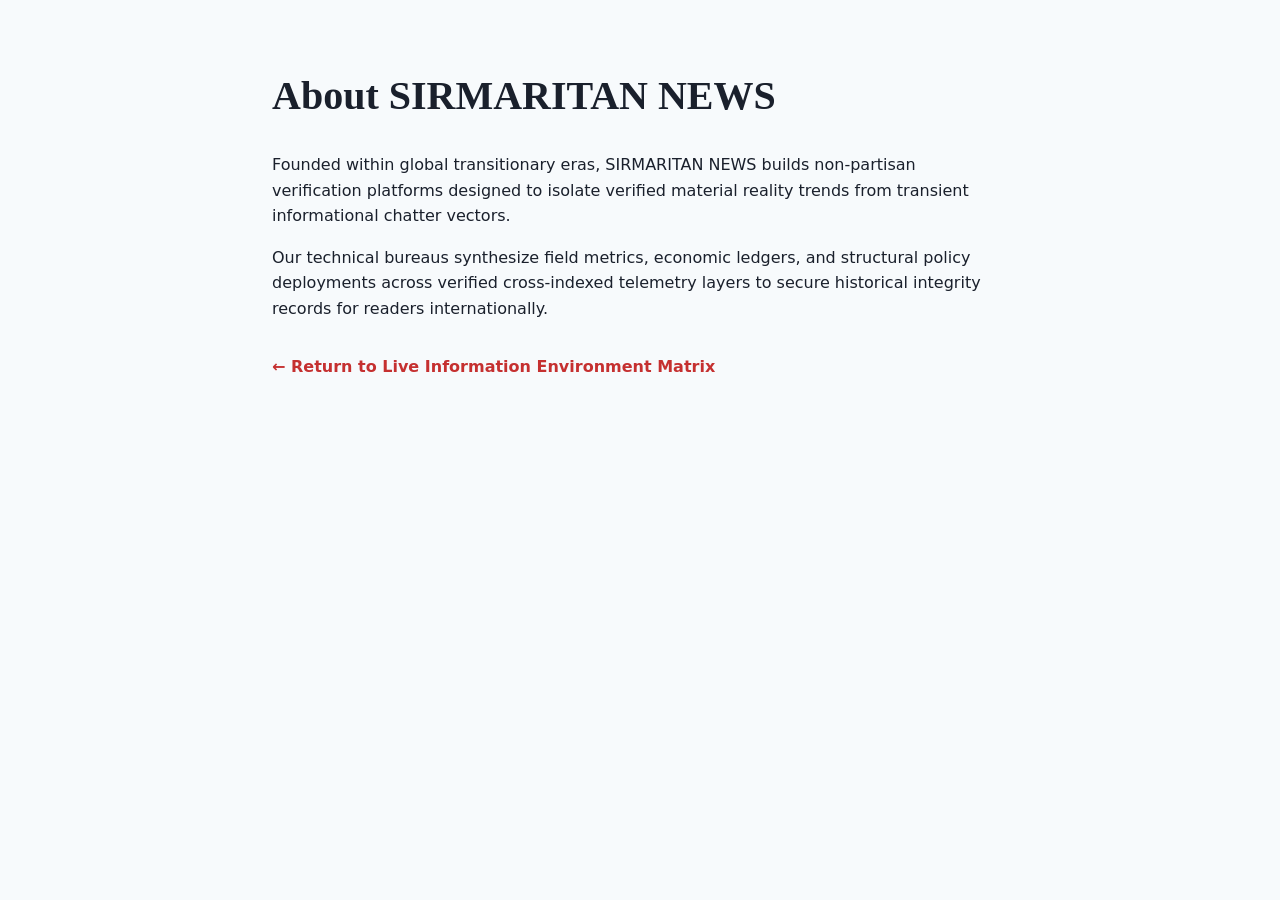
<file: about.html>
<!DOCTYPE html>
<html lang="en" data-theme="light">
<head>
    <meta charset="UTF-8">
    <meta name="viewport" content="width=device-width, initial-scale=1.0">
    <title>About Our Operations Framework | SIRMARITAN NEWS</title>
    <link rel="stylesheet" href="style.css">
</head>
<body>
    <main class="container" style="max-width:800px; padding:4rem 2rem;">
        <h1 style="font-family:var(--font-serif); font-size:2.5rem; margin-bottom:1.5rem;">About SIRMARITAN NEWS</h1>
        <p style="margin-bottom:1rem;">Founded within global transitionary eras, SIRMARITAN NEWS builds non-partisan verification platforms designed to isolate verified material reality trends from transient informational chatter vectors.</p>
        <p style="margin-bottom:1rem;">Our technical bureaus synthesize field metrics, economic ledgers, and structural policy deployments across verified cross-indexed telemetry layers to secure historical integrity records for readers internationally.</p>
        <div style="margin-top:2rem;"><a href="index.html" style="color:var(--accent); font-weight:700;">&larr; Return to Live Information Environment Matrix</a></div>
    </main>
</body>
</html>
</file>
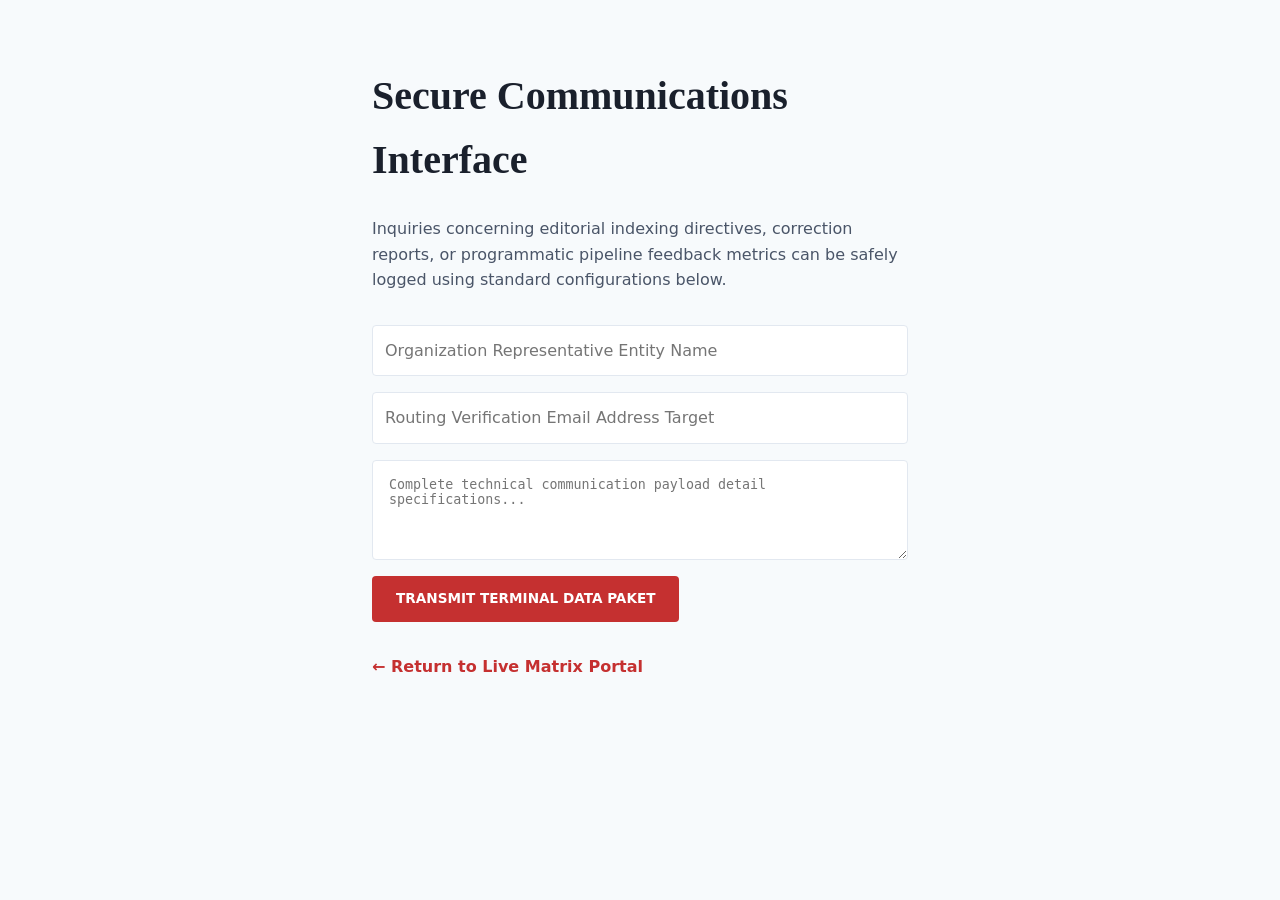
<file: contact.html>
<!DOCTYPE html>
<html lang="en" data-theme="light">
<head>
    <meta charset="UTF-8">
    <meta name="viewport" content="width=device-width, initial-scale=1.0">
    <title>Secure Interfacing Terminals | SIRMARITAN NEWS</title>
    <link rel="stylesheet" href="style.css">
</head>
<body>
    <main class="container" style="max-width:600px; padding:4rem 2rem;">
        <h1 style="font-family:var(--font-serif); font-size:2.5rem; margin-bottom:1.5rem;">Secure Communications Interface</h1>
        <p style="margin-bottom:2rem; color:var(--text-muted);">Inquiries concerning editorial indexing directives, correction reports, or programmatic pipeline feedback metrics can be safely logged using standard configurations below.</p>
        <form class="comment-form-group" onsubmit="event.preventDefault(); alert('Transmission sequence confirmed.');">
            <input type="text" class="comment-input" placeholder="Organization Representative Entity Name" required>
            <input type="email" class="comment-input" placeholder="Routing Verification Email Address Target" required>
            <textarea class="comment-textarea" placeholder="Complete technical communication payload detail specifications..." required></textarea>
            <button type="submit" class="btn-submit" style="background:var(--accent); color:#fff;">Transmit Terminal Data Paket</button>
        </form>
        <div style="margin-top:2rem;"><a href="index.html" style="color:var(--accent); font-weight:700;">&larr; Return to Live Matrix Portal</a></div>
    </main>
</body>
</html>
</file>
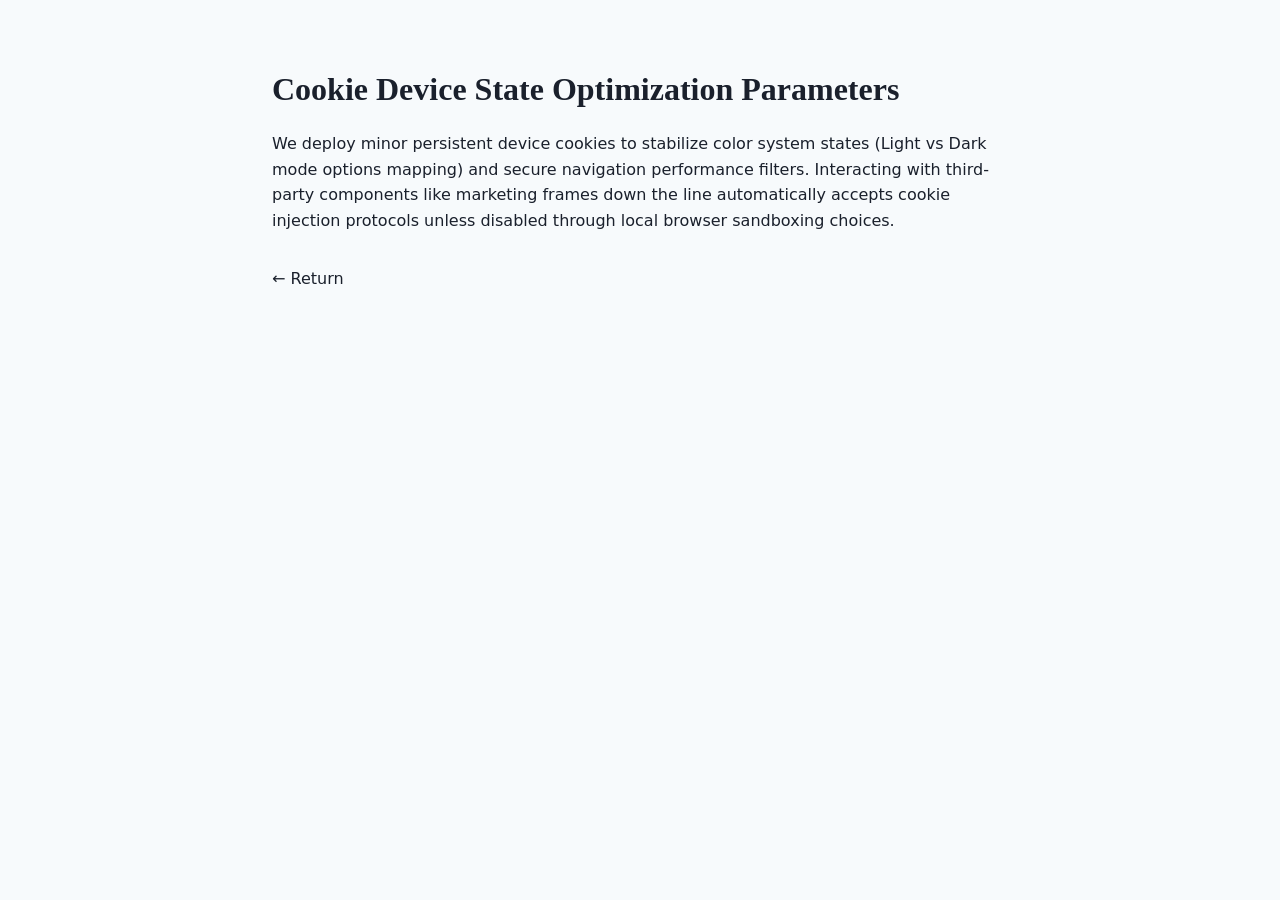
<file: cookie policy.html>
<!DOCTYPE html>
<html lang="en" data-theme="light">
<head>
    <meta charset="UTF-8"><title>Cookie Strategy Architecture Declaration | SIRMARITAN NEWS</title>
    <link rel="stylesheet" href="style.css">
</head>
<body>
    <main class="container" style="max-width:800px; padding:4rem 2rem;">
        <h1 style="font-family:var(--font-serif); margin-bottom:1rem;">Cookie Device State Optimization Parameters</h1>
        <p>We deploy minor persistent device cookies to stabilize color system states (Light vs Dark mode options mapping) and secure navigation performance filters. Interacting with third-party components like marketing frames down the line automatically accepts cookie injection protocols unless disabled through local browser sandboxing choices.</p>
        <div style="margin-top:2rem;"><a href="index.html">&larr; Return</a></div>
    </main>
</body>
</html>
</file>
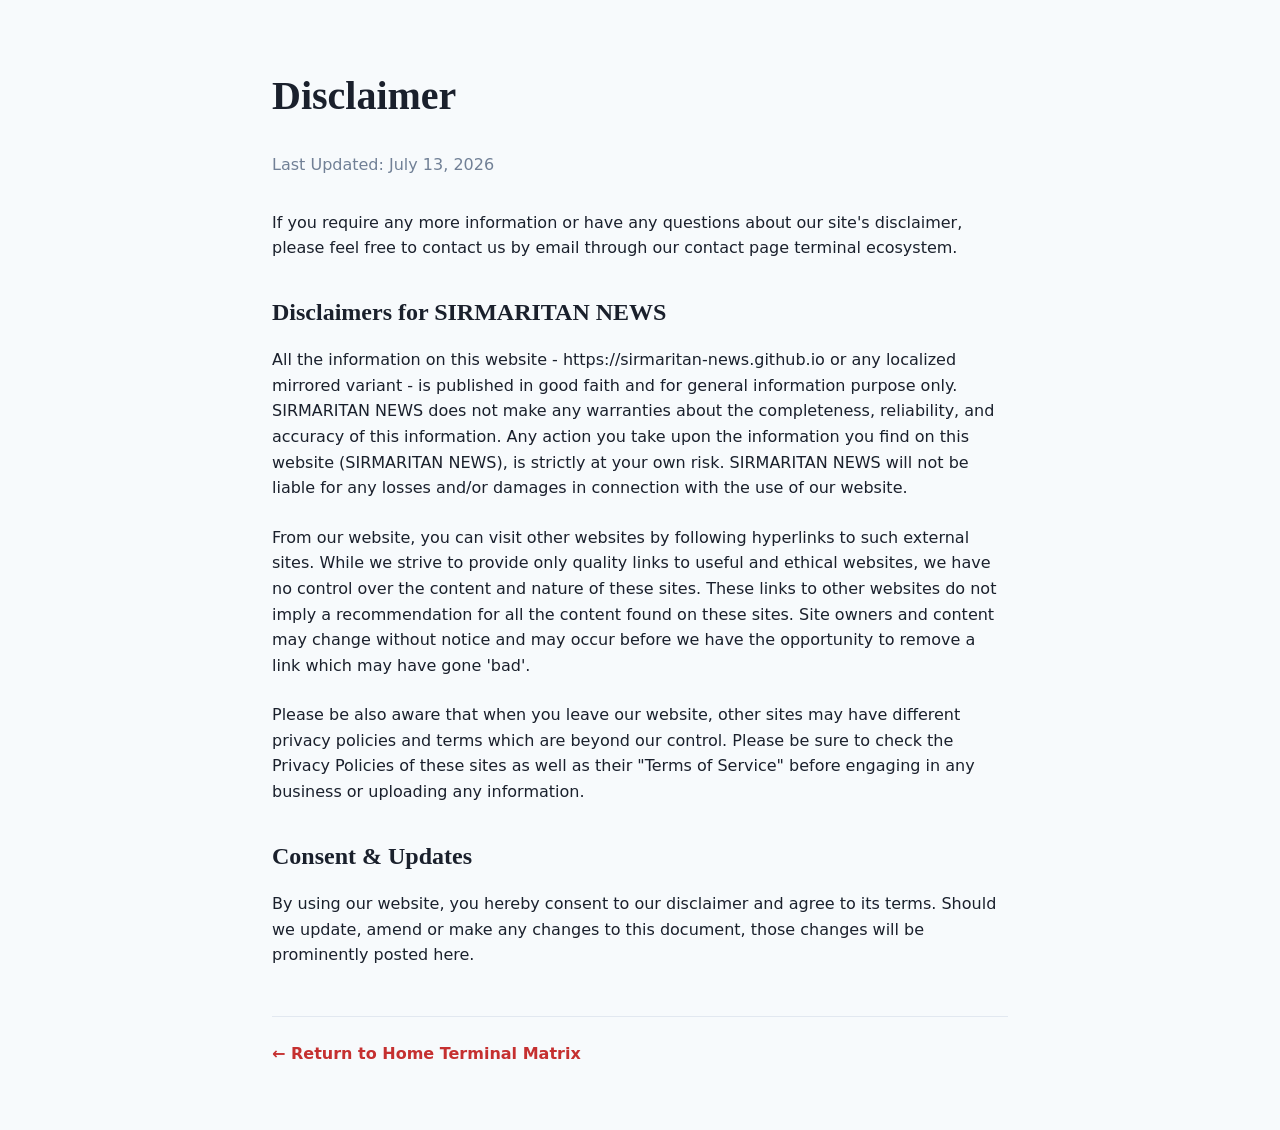
<file: disclaimer.html>
<!DOCTYPE html>
<html lang="en" data-theme="light">
<head>
    <meta charset="UTF-8">
    <meta name="viewport" content="width=device-width, initial-scale=1.0">
    <title>Disclaimer | SIRMARITAN NEWS</title>
    <link rel="stylesheet" href="style.css">
    <meta name="robots" content="index, follow">
</head>
<body>
    <main class="container" style="max-width: 800px; padding: 4rem 2rem;">
        <h1 style="font-family: var(--font-serif); font-size: 2.5rem; margin-bottom: 1.5rem;">Disclaimer</h1>
        <p style="color: var(--text-light); margin-bottom: 2rem;">Last Updated: July 13, 2026</p>
        
        <p style="margin-bottom: 1.5rem;">If you require any more information or have any questions about our site's disclaimer, please feel free to contact us by email through our contact page terminal ecosystem.</p>
        
        <h2 style="font-family: var(--font-serif); margin: 2rem 0 1rem;">Disclaimers for SIRMARITAN NEWS</h2>
        <p style="margin-bottom: 1.5rem;">All the information on this website - https://sirmaritan-news.github.io or any localized mirrored variant - is published in good faith and for general information purpose only. SIRMARITAN NEWS does not make any warranties about the completeness, reliability, and accuracy of this information. Any action you take upon the information you find on this website (SIRMARITAN NEWS), is strictly at your own risk. SIRMARITAN NEWS will not be liable for any losses and/or damages in connection with the use of our website.</p>
        
        <p style="margin-bottom: 1.5rem;">From our website, you can visit other websites by following hyperlinks to such external sites. While we strive to provide only quality links to useful and ethical websites, we have no control over the content and nature of these sites. These links to other websites do not imply a recommendation for all the content found on these sites. Site owners and content may change without notice and may occur before we have the opportunity to remove a link which may have gone 'bad'.</p>
        
        <p style="margin-bottom: 1.5rem;">Please be also aware that when you leave our website, other sites may have different privacy policies and terms which are beyond our control. Please be sure to check the Privacy Policies of these sites as well as their "Terms of Service" before engaging in any business or uploading any information.</p>
        
        <h2 style="font-family: var(--font-serif); margin: 2rem 0 1rem;">Consent & Updates</h2>
        <p style="margin-bottom: 1.5rem;">By using our website, you hereby consent to our disclaimer and agree to its terms. Should we update, amend or make any changes to this document, those changes will be prominently posted here.</p>

        <div style="margin-top: 3rem; border-top: 1px solid var(--border); padding-top: 1.5rem;">
            <a href="index.html" style="color: var(--accent); font-weight: 700;">&larr; Return to Home Terminal Matrix</a>
        </div>
    </main>
</body>
</html>
</file>
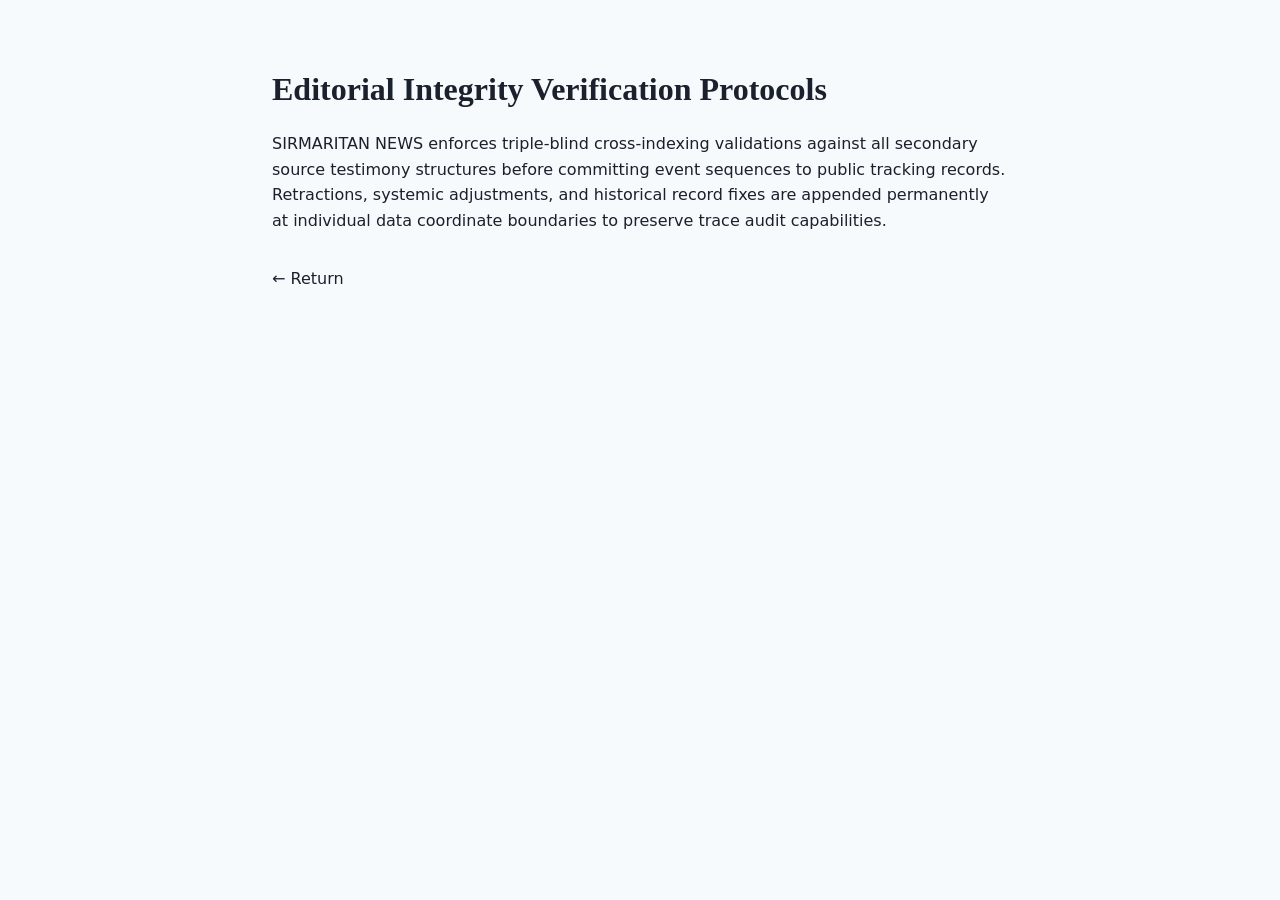
<file: editorial policy.html>
<!DOCTYPE html>
<html lang="en" data-theme="light">
<head>
    <meta charset="UTF-8"><title>Editorial Verification Matrix | SIRMARITAN NEWS</title>
    <link rel="stylesheet" href="style.css">
</head>
<body>
    <main class="container" style="max-width:800px; padding:4rem 2rem;">
        <h1 style="font-family:var(--font-serif); margin-bottom:1rem;">Editorial Integrity Verification Protocols</h1>
        <p>SIRMARITAN NEWS enforces triple-blind cross-indexing validations against all secondary source testimony structures before committing event sequences to public tracking records. Retractions, systemic adjustments, and historical record fixes are appended permanently at individual data coordinate boundaries to preserve trace audit capabilities.</p>
        <div style="margin-top:2rem;"><a href="index.html">&larr; Return</a></div>
    </main>
</body>
</html>
</file>
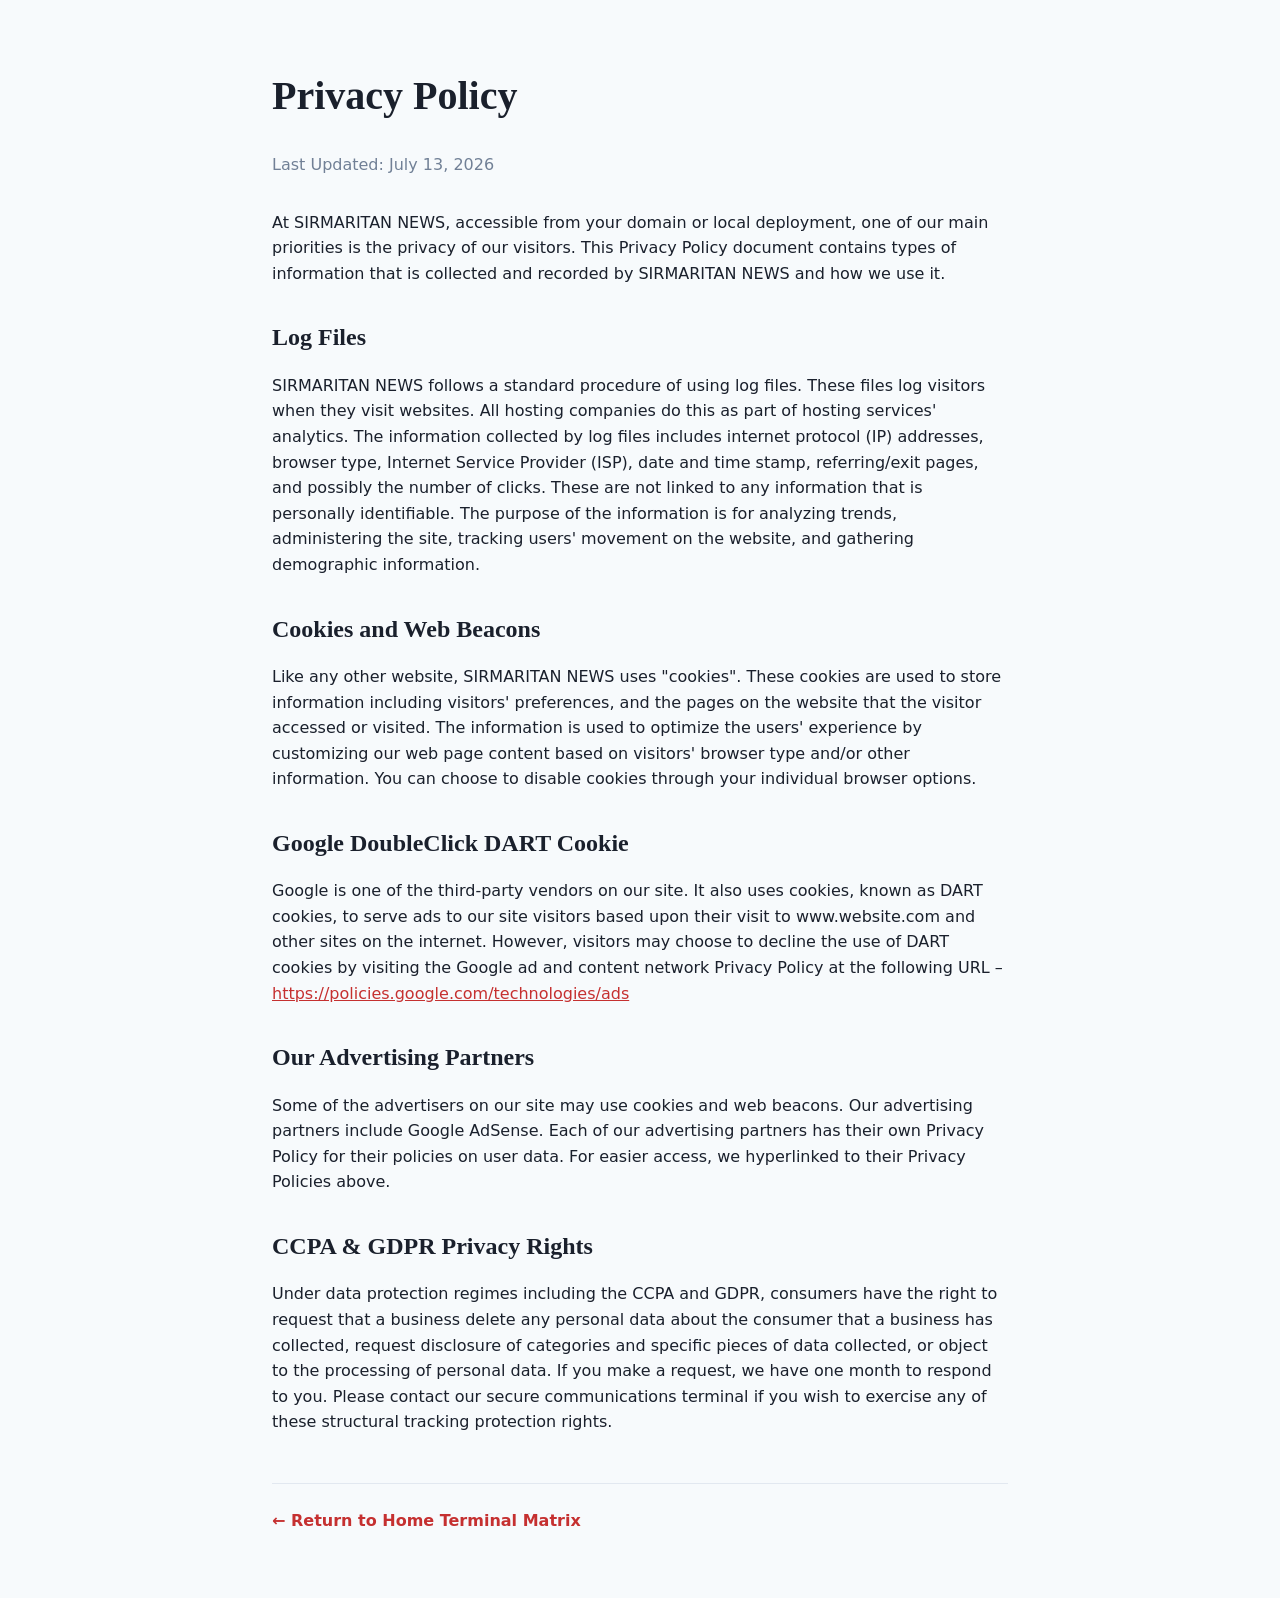
<file: privacy.html>
<!DOCTYPE html>
<html lang="en" data-theme="light">
<head>
    <meta charset="UTF-8">
    <meta name="viewport" content="width=device-width, initial-scale=1.0">
    <title>Privacy Policy | SIRMARITAN NEWS</title>
    <link rel="stylesheet" href="style.css">
    <meta name="robots" content="index, follow">
</head>
<body>
    <main class="container" style="max-width: 800px; padding: 4rem 2rem;">
        <h1 style="font-family: var(--font-serif); font-size: 2.5rem; margin-bottom: 1.5rem;">Privacy Policy</h1>
        <p style="color: var(--text-light); margin-bottom: 2rem;">Last Updated: July 13, 2026</p>
        
        <p style="margin-bottom: 1.5rem;">At SIRMARITAN NEWS, accessible from your domain or local deployment, one of our main priorities is the privacy of our visitors. This Privacy Policy document contains types of information that is collected and recorded by SIRMARITAN NEWS and how we use it.</p>
        
        <h2 style="font-family: var(--font-serif); margin: 2rem 0 1rem;">Log Files</h2>
        <p style="margin-bottom: 1.5rem;">SIRMARITAN NEWS follows a standard procedure of using log files. These files log visitors when they visit websites. All hosting companies do this as part of hosting services' analytics. The information collected by log files includes internet protocol (IP) addresses, browser type, Internet Service Provider (ISP), date and time stamp, referring/exit pages, and possibly the number of clicks. These are not linked to any information that is personally identifiable. The purpose of the information is for analyzing trends, administering the site, tracking users' movement on the website, and gathering demographic information.</p>
        
        <h2 style="font-family: var(--font-serif); margin: 2rem 0 1rem;">Cookies and Web Beacons</h2>
        <p style="margin-bottom: 1.5rem;">Like any other website, SIRMARITAN NEWS uses "cookies". These cookies are used to store information including visitors' preferences, and the pages on the website that the visitor accessed or visited. The information is used to optimize the users' experience by customizing our web page content based on visitors' browser type and/or other information. You can choose to disable cookies through your individual browser options.</p>

        <h2 style="font-family: var(--font-serif); margin: 2rem 0 1rem;">Google DoubleClick DART Cookie</h2>
        <p style="margin-bottom: 1.5rem;">Google is one of the third-party vendors on our site. It also uses cookies, known as DART cookies, to serve ads to our site visitors based upon their visit to www.website.com and other sites on the internet. However, visitors may choose to decline the use of DART cookies by visiting the Google ad and content network Privacy Policy at the following URL – <a href="https://policies.google.com/technologies/ads" style="color: var(--accent); text-decoration: underline;">https://policies.google.com/technologies/ads</a></p>

        <h2 style="font-family: var(--font-serif); margin: 2rem 0 1rem;">Our Advertising Partners</h2>
        <p style="margin-bottom: 1.5rem;">Some of the advertisers on our site may use cookies and web beacons. Our advertising partners include Google AdSense. Each of our advertising partners has their own Privacy Policy for their policies on user data. For easier access, we hyperlinked to their Privacy Policies above.</p>

        <h2 style="font-family: var(--font-serif); margin: 2rem 0 1rem;">CCPA & GDPR Privacy Rights</h2>
        <p style="margin-bottom: 1.5rem;">Under data protection regimes including the CCPA and GDPR, consumers have the right to request that a business delete any personal data about the consumer that a business has collected, request disclosure of categories and specific pieces of data collected, or object to the processing of personal data. If you make a request, we have one month to respond to you. Please contact our secure communications terminal if you wish to exercise any of these structural tracking protection rights.</p>

        <div style="margin-top: 3rem; border-top: 1px solid var(--border); padding-top: 1.5rem;">
            <a href="index.html" style="color: var(--accent); font-weight: 700;">&larr; Return to Home Terminal Matrix</a>
        </div>
    </main>
</body>
</html>
</file>
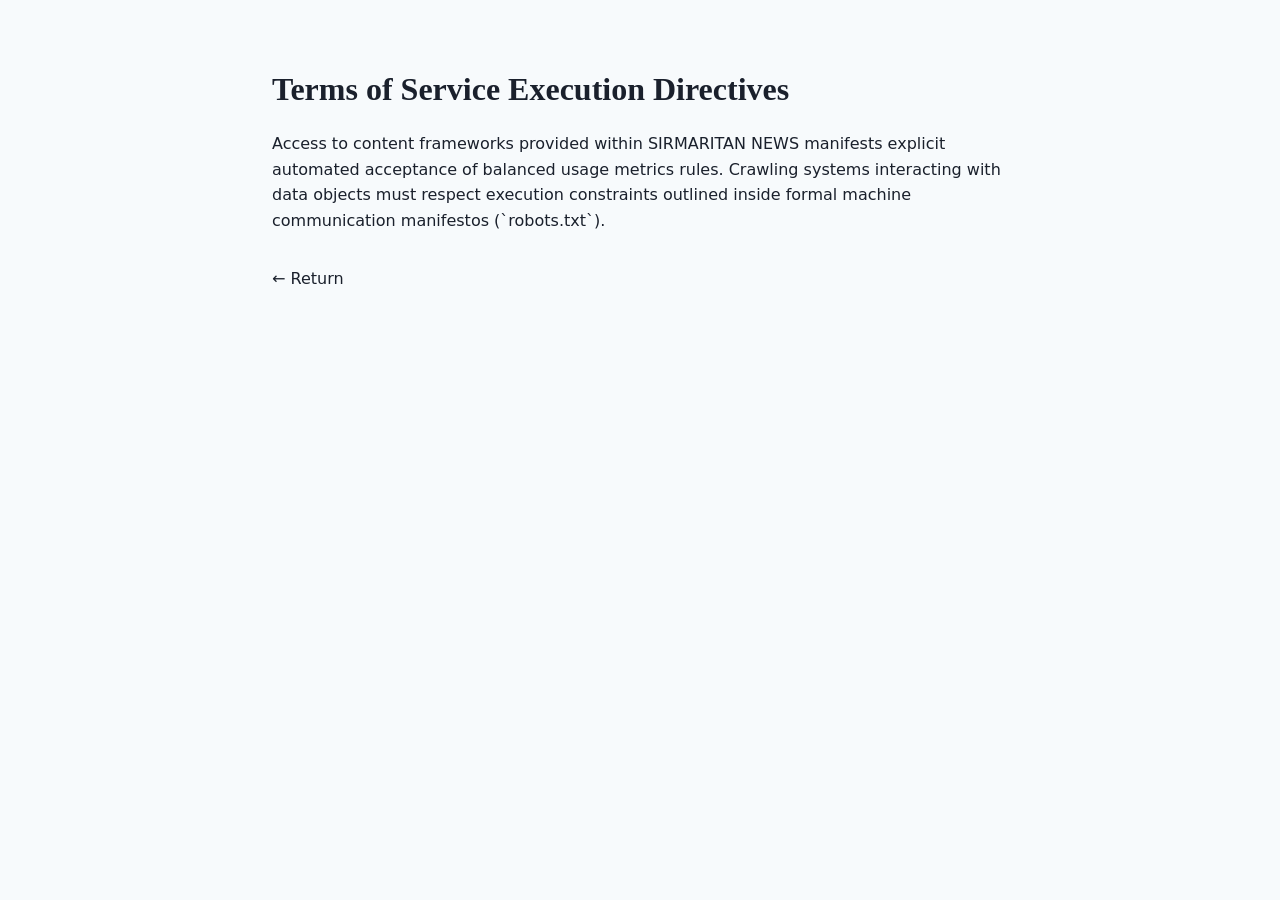
<file: terms.html>
<!DOCTYPE html>
<html lang="en" data-theme="light">
<head>
    <meta charset="UTF-8"><title>Terms of System Utilization Protocols | SIRMARITAN NEWS</title>
    <link rel="stylesheet" href="style.css">
</head>
<body>
    <main class="container" style="max-width:800px; padding:4rem 2rem;">
        <h1 style="font-family:var(--font-serif); margin-bottom:1rem;">Terms of Service Execution Directives</h1>
        <p>Access to content frameworks provided within SIRMARITAN NEWS manifests explicit automated acceptance of balanced usage metrics rules. Crawling systems interacting with data objects must respect execution constraints outlined inside formal machine communication manifestos (`robots.txt`).</p>
        <div style="margin-top:2rem;"><a href="index.html">&larr; Return</a></div>
    </main>
</body>
</html>
</file>
<file: style.css>
/* ==========================================================================
   01. DESIGN TOKENS & ROOT VARIABLES
   ========================================================================== */
:root {
    --primary-rgb: 26, 54, 93;
    --primary: #1a365d;
    --accent: #c53030;
    --accent-hover: #9b2c2c;
    
    /* Light Mode Palette */
    --bg-main: #f7fafc;
    --bg-surface: #ffffff;
    --bg-surface-alt: #edf2f7;
    --text-main: #1a202c;
    --text-muted: #4a5568;
    --text-light: #718096;
    --border: #e2e8f0;
    --ads-bg: #fafafa;
    --shadow: 0 4px 6px -1px rgba(0, 0, 0, 0.05), 0 2px 4px -1px rgba(0, 0, 0, 0.03);
    
    --font-serif: 'Georgia', Cambria, "Times New Roman", Times, serif;
    --font-sans: system-ui, -apple-system, BlinkMacSystemFont, "Segoe UI", Roboto, Helvetica, Arial, sans-serif;
    --max-width: 1280px;
    --transition: all 0.3s cubic-bezier(0.25, 0.8, 0.25, 1);
}

[data-theme="dark"] {
    --primary-rgb: 144, 205, 244;
    --primary: #90cdf4;
    --accent: #feb2b2;
    --accent-hover: #fc8181;
    
    /* Dark Mode Palette */
    --bg-main: #0f172a;
    --bg-surface: #1e293b;
    --bg-surface-alt: #334155;
    --text-main: #f8fafc;
    --text-muted: #cbd5e1;
    --text-light: #94a3b8;
    --border: #334155;
    --ads-bg: #111827;
    --shadow: 0 4px 6px -1px rgba(0, 0, 0, 0.5);
}

/* ==========================================================================
   02. BASE RESET & ACCESSIBILITY
   ========================================================================== */
*, *::before, *::after {
    box-sizing: border-box;
    margin: 0;
    padding: 0;
}

html {
    font-size: 16px;
    scroll-behavior: smooth;
    -webkit-text-size-adjust: 100%;
}

body {
    font-family: var(--font-sans);
    background-color: var(--bg-main);
    color: var(--text-main);
    line-height: 1.6;
    text-rendering: optimizeLegibility;
    -webkit-font-smoothing: antialiased;
    transition: background-color 0.3s ease, color 0.3s ease;
}

img {
    max-width: 100%;
    height: auto;
    display: block;
}

a {
    color: inherit;
    text-decoration: none;
    transition: var(--transition);
}

button, input {
    font: inherit;
    color: inherit;
    background: none;
    border: none;
}

button {
    cursor: pointer;
}

.sr-only {
    position: absolute;
    width: 1px;
    height: 1px;
    padding: 0;
    margin: -1px;
    overflow: hidden;
    clip: rect(0, 0, 0, 0);
    border: 0;
}

:focus-visible {
    outline: 3px solid var(--accent);
    outline-offset: 2px;
}

/* ==========================================================================
   03. LAYOUT & STRUCTURAL CONTAINERS
   ========================================================================== */
.container {
    width: 100%;
    max-width: var(--max-width);
    margin: 0 auto;
    padding: 0 1.5rem;
}

.grid-layout {
    display: grid;
    grid-template-columns: 1fr;
    gap: 2rem;
    margin-top: 2rem;
}

@media (min-width: 1024px) {
    .grid-layout {
        grid-template-columns: 2.5fr 1fr;
    }
}

/* ==========================================================================
   04. HEADER, STICKY NAV, TICKER
   ========================================================================== */
.top-bar {
    background-color: var(--bg-surface-alt);
    border-bottom: 1px solid var(--border);
    font-size: 0.85rem;
    padding: 0.5rem 0;
    color: var(--text-muted);
}

.top-bar .container {
    display: flex;
    justify-content: space-between;
    align-items: center;
}

.header-main {
    background-color: var(--bg-surface);
    padding: 1.5rem 0;
    text-align: center;
    border-bottom: 4px double var(--border);
}

.site-title {
    font-family: var(--font-serif);
    font-size: 3rem;
    font-weight: 900;
    letter-spacing: -0.05em;
    text-transform: uppercase;
}

.site-title span {
    color: var(--accent);
}

.sticky-nav {
    position: sticky;
    top: 0;
    z-index: 100;
    background-color: var(--bg-surface);
    border-bottom: 1px solid var(--border);
    box-shadow: var(--shadow);
}

.nav-container {
    display: flex;
    align-items: center;
    justify-content: space-between;
    height: 3.5rem;
}

.nav-menu {
    display: flex;
    list-style: none;
    gap: 1.25rem;
    overflow-x: auto;
    white-space: nowrap;
    scrollbar-width: none;
}

.nav-menu::-webkit-scrollbar {
    display: none;
}

.nav-link {
    font-weight: 600;
    font-size: 0.9rem;
    text-transform: uppercase;
    letter-spacing: 0.05em;
    padding: 0.5rem 0;
    border-bottom: 2px solid transparent;
}

.nav-link:hover, .nav-link.active {
    color: var(--accent);
    border-bottom-color: var(--accent);
}

.nav-tools {
    display: flex;
    align-items: center;
    gap: 1rem;
}

.search-wrapper {
    position: relative;
    display: flex;
    align-items: center;
}

.search-input {
    border: 1px solid var(--border);
    background-color: var(--bg-main);
    padding: 0.4rem 2rem 0.4rem 0.75rem;
    border-radius: 20px;
    font-size: 0.85rem;
    width: 160px;
    transition: var(--transition);
}

.search-input:focus {
    width: 220px;
    border-color: var(--text-light);
}

.search-icon-btn {
    position: absolute;
    right: 0.75rem;
    color: var(--text-light);
}

.theme-toggle {
    font-size: 1.25rem;
    color: var(--text-muted);
    padding: 0.25rem;
    border-radius: 50%;
}

/* Breaking Ticker */
.ticker-wrap {
    background: var(--text-main);
    color: var(--bg-surface);
    display: flex;
    align-items: center;
    overflow: hidden;
    height: 2.5rem;
    font-size: 0.9rem;
}

.ticker-title {
    background: var(--accent);
    padding: 0 1rem;
    height: 100%;
    display: flex;
    align-items: center;
    font-weight: 700;
    text-transform: uppercase;
    white-space: nowrap;
    z-index: 2;
}

.ticker-content {
    display: flex;
    white-space: nowrap;
    padding-left: 100%;
    animation: ticker 30s linear infinite;
}

.ticker-item {
    padding: 0 2rem;
    font-weight: 500;
}

.ticker-item::after {
    content: "•";
    margin-left: 4rem;
    color: var(--accent);
}

@keyframes ticker {
    0% { transform: translate3d(0, 0, 0); }
    100% { transform: translate3d(-100%, 0, 0); }
}

/* ==========================================================================
   05. HOMEPAGE COMPONENTS (HERO SLIDER, CARDS)
   ========================================================================= */
.hero-section {
    display: grid;
    grid-template-columns: 1fr;
    gap: 1.5rem;
    margin-top: 1.5rem;
}

@media (min-width: 768px) {
    .hero-section {
        grid-template-columns: 2fr 1fr;
    }
}

.slider-container {
    position: relative;
    overflow: hidden;
    border-radius: 4px;
    min-height: 400px;
    background: #000;
}

.slide {
    position: absolute;
    inset: 0;
    opacity: 0;
    transition: opacity 0.5s ease-in-out;
    display: flex;
    align-items: flex-end;
}

.slide.active {
    opacity: 1;
}

.slide-img {
    position: absolute;
    inset: 0;
    width: 100%;
    height: 100%;
    object-fit: cover;
    opacity: 0.65;
}

.slide-overlay {
    position: relative;
    z-index: 10;
    padding: 2.5rem;
    color: #fff;
    background: linear-gradient(to top, rgba(0,0,0,0.85), transparent);
    width: 100%;
}

.badge {
    background-color: var(--accent);
    color: #fff;
    padding: 0.25rem 0.5rem;
    font-size: 0.75rem;
    font-weight: 700;
    text-transform: uppercase;
    border-radius: 2px;
    display: inline-block;
    margin-bottom: 0.75rem;
}

.slide-title {
    font-family: var(--font-serif);
    font-size: 2.25rem;
    line-height: 1.2;
    margin-bottom: 0.5rem;
}

/* Card Architectures */
.section-title {
    font-family: var(--font-serif);
    font-size: 1.5rem;
    border-bottom: 3px solid var(--text-main);
    padding-bottom: 0.5rem;
    margin-bottom: 1.5rem;
    text-transform: uppercase;
    display: flex;
    justify-content: space-between;
    align-items: flex-end;
}

.card-stack {
    display: flex;
    flex-direction: column;
    gap: 1.25rem;
}

.card-mini {
    display: grid;
    grid-template-columns: 80px 1fr;
    gap: 1rem;
    align-items: center;
}

.card-mini img {
    height: 60px;
    width: 80px;
    object-fit: cover;
    border-radius: 2px;
}

.card-mini-title {
    font-size: 0.95rem;
    font-weight: 600;
    line-height: 1.3;
}

.news-grid {
    display: grid;
    grid-template-columns: repeat(auto-fill, minmax(280px, 1fr));
    gap: 1.5rem;
    margin-bottom: 2rem;
}

.card-standard {
    background: var(--bg-surface);
    border-radius: 4px;
    overflow: hidden;
    box-shadow: var(--shadow);
    display: flex;
    flex-direction: column;
}

.card-media {
    position: relative;
    padding-top: 56.25%; /* 16:9 Aspect Ratio */
    background-color: var(--bg-surface-alt);
}

.card-media img {
    position: absolute;
    inset: 0;
    width: 100%;
    height: 100%;
    object-fit: cover;
}

.card-body {
    padding: 1.25rem;
    display: flex;
    flex-direction: column;
    flex-grow: 1;
}

.card-meta {
    font-size: 0.75rem;
    color: var(--text-light);
    margin-bottom: 0.5rem;
    display: flex;
    gap: 0.75rem;
}

.card-headline {
    font-family: var(--font-serif);
    font-size: 1.25rem;
    line-height: 1.3;
    margin-bottom: 0.75rem;
    font-weight: 700;
}

.card-headline:hover {
    color: var(--accent);
}

.card-excerpt {
    font-size: 0.9rem;
    color: var(--text-muted);
    margin-bottom: 1rem;
    display: -webkit-box;
    -webkit-line-clamp: 3;
    -webkit-box-orient: vertical;
    overflow: hidden;
}

.btn-link {
    font-size: 0.85rem;
    font-weight: 700;
    color: var(--accent);
    align-self: flex-start;
    margin-top: auto;
    text-transform: uppercase;
}

/* ==========================================================================
   06. SIDEBAR & POPULAR SYSTEM
   ========================================================================== */
.sidebar {
    display: flex;
    flex-direction: column;
    gap: 2rem;
}

.list-ranked {
    list-style: none;
}

.list-ranked li {
    display: flex;
    gap: 1rem;
    padding: 0.75rem 0;
    border-bottom: 1px dashed var(--border);
}

.rank-number {
    font-family: var(--font-serif);
    font-size: 1.75rem;
    font-weight: 900;
    color: var(--text-light);
    line-height: 1;
    opacity: 0.5;
}

/* ==========================================================================
   07. MONETIZATION ENGINE (ADSENSE PLACEHOLDERS)
   ========================================================================== */
.adsense-placeholder {
    background-color: var(--ads-bg);
    border: 1px solid var(--border);
    margin: 2rem auto;
    padding: 1rem;
    text-align: center;
    position: relative;
    overflow: hidden;
    display: flex;
    flex-direction: column;
    align-items: center;
    justify-content: center;
}

.adsense-placeholder::before {
    content: "Advertisement";
    display: block;
    font-size: 0.7rem;
    text-transform: uppercase;
    color: var(--text-light);
    letter-spacing: 0.1em;
    margin-bottom: 0.5rem;
}

.ads-leaderboard {
    width: 100%;
    max-width: 728px;
    height: 90px;
}

.ads-rectangle {
    width: 300px;
    height: 250px;
}

/* ==========================================================================
   08. ARTICLE DISPLAY INTERFACE
   ========================================================================== */
.breadcrumb {
    display: flex;
    gap: 0.5rem;
    font-size: 0.8rem;
    color: var(--text-light);
    margin: 1rem 0;
    list-style: none;
}

.breadcrumb li::after {
    content: "/";
    margin-left: 0.5rem;
}

.breadcrumb li:last-child::after {
    content: "";
}

.article-header {
    margin-bottom: 1.5rem;
}

.article-title {
    font-family: var(--font-serif);
    font-size: 2.5rem;
    line-height: 1.15;
    margin: 0.5rem 0 1rem;
}

.article-meta-box {
    display: flex;
    flex-wrap: wrap;
    justify-content: space-between;
    align-items: center;
    padding: 0.75rem 0;
    border-top: 1px solid var(--border);
    border-bottom: 1px solid var(--border);
    gap: 1rem;
}

.author-profile {
    display: flex;
    align-items: center;
    gap: 0.75rem;
}

.author-info h4 {
    font-size: 0.95rem;
    font-weight: 700;
}

.author-info span {
    font-size: 0.8rem;
    color: var(--text-light);
}

.share-buttons {
    display: flex;
    gap: 0.5rem;
}

.btn-share {
    width: 32px;
    height: 32px;
    border-radius: 50%;
    background-color: var(--bg-surface-alt);
    display: flex;
    align-items: center;
    justify-content: center;
    font-size: 0.9rem;
}

.article-featured-media {
    margin: 1.5rem 0;
    border-radius: 4px;
    overflow: hidden;
}

.article-caption {
    font-size: 0.8rem;
    color: var(--text-light);
    margin-top: 0.5rem;
    text-align: center;
}

.article-body-content {
    font-family: var(--font-serif);
    font-size: 1.125rem;
    line-height: 1.75;
    color: var(--text-main);
}

.article-body-content p {
    margin-bottom: 1.5rem;
}

/* Relational Navigation */
.post-navigation {
    display: grid;
    grid-template-columns: 1fr;
    gap: 1rem;
    border-top: 1px solid var(--border);
    border-bottom: 1px solid var(--border);
    padding: 1.5rem 0;
    margin: 2rem 0;
}

@media (min-width: 640px) {
    .post-navigation {
        grid-template-columns: 1fr 1fr;
    }
}

.nav-box {
    padding: 1rem;
    background-color: var(--bg-surface);
    border: 1px solid var(--border);
    border-radius: 4px;
}

.nav-box-label {
    font-size: 0.75rem;
    text-transform: uppercase;
    color: var(--text-light);
    font-weight: 700;
}

/* Comments System */
.comment-section {
    margin-top: 3rem;
}

.comment-form-group {
    display: flex;
    flex-direction: column;
    gap: 1rem;
    margin-bottom: 2rem;
}

.comment-textarea {
    width: 100%;
    min-height: 100px;
    padding: 1rem;
    border: 1px solid var(--border);
    background-color: var(--bg-surface);
    color: var(--text-main);
    border-radius: 4px;
    resize: vertical;
}

.comment-input-row {
    display: grid;
    grid-template-columns: 1fr;
    gap: 1rem;
}

@media (min-width: 640px) {
    .comment-input-row {
        grid-template-columns: 1fr 1fr;
    }
}

.comment-input {
    padding: 0.75rem;
    border: 1px solid var(--border);
    background-color: var(--bg-surface);
    color: var(--text-main);
    border-radius: 4px;
}

.btn-submit {
    background-color: var(--text-main);
    color: var(--bg-surface);
    padding: 0.75rem 1.5rem;
    font-weight: 700;
    border-radius: 4px;
    align-self: flex-start;
    text-transform: uppercase;
    font-size: 0.85rem;
}

.comment-list {
    display: flex;
    flex-direction: column;
    gap: 1.5rem;
}

.comment-node {
    background-color: var(--bg-surface);
    padding: 1.25rem;
    border-radius: 4px;
    border-left: 4px solid var(--text-light);
}

.comment-node-meta {
    display: flex;
    justify-content: space-between;
    font-size: 0.8rem;
    color: var(--text-light);
    margin-bottom: 0.5rem;
}

/* ==========================================================================
   09. NEWSLETTER SUBSCRIPTION & UTILITY FOOTER
   ========================================================================== */
.newsletter-banner {
    background-color: var(--bg-surface-alt);
    border: 1px solid var(--border);
    border-radius: 4px;
    padding: 2.5rem;
    text-align: center;
    margin: 3rem 0;
}

.newsletter-inner {
    max-width: 550px;
    margin: 0 auto;
}

.newsletter-inner h3 {
    font-family: var(--font-serif);
    font-size: 1.75rem;
    margin-bottom: 0.5rem;
}

.newsletter-form {
    display: flex;
    flex-direction: column;
    gap: 0.5rem;
    margin-top: 1.5rem;
}

@media (min-width: 480px) {
    .newsletter-form {
        flex-direction: row;
    }
    .newsletter-form input {
        flex-grow: 1;
    }
}

.newsletter-form input {
    padding: 0.75rem 1rem;
    border: 1px solid var(--border);
    background-color: var(--bg-surface);
    border-radius: 4px;
}

.newsletter-form button {
    background-color: var(--accent);
    color: #fff;
    padding: 0.75rem 1.5rem;
    font-weight: 700;
    border-radius: 4px;
    white-space: nowrap;
}

.footer-dark {
    background-color: #0f172a;
    color: #94a3b8;
    padding: 4rem 0 2rem;
    font-size: 0.9rem;
    border-top: 4px solid var(--accent);
}

.footer-grid {
    display: grid;
    grid-template-columns: repeat(auto-fit, minmax(200px, 1fr));
    gap: 2.5rem;
    margin-bottom: 3rem;
}

.footer-heading {
    color: #f8fafc;
    font-family: var(--font-serif);
    font-size: 1.2rem;
    margin-bottom: 1.25rem;
    position: relative;
}

.footer-links {
    list-style: none;
    display: flex;
    flex-direction: column;
    gap: 0.75rem;
}

.footer-links a:hover {
    color: #fff;
    padding-left: 4px;
}

.footer-bottom {
    border-top: 1px solid #1e293b;
    padding-top: 2rem;
    display: flex;
    flex-direction: column;
    align-items: center;
    gap: 1rem;
    text-align: center;
}

@media (min-width: 768px) {
    .footer-bottom {
        flex-direction: row;
        justify-content: space-between;
        text-align: left;
    }
}

/* Back to Top */
.back-to-top {
    position: fixed;
    bottom: 2rem;
    right: 2rem;
    background-color: var(--accent);
    color: #fff;
    width: 40px;
    height: 40px;
    border-radius: 50%;
    display: flex;
    align-items: center;
    justify-content: center;
    box-shadow: 0 4px 10px rgba(0,0,0,0.3);
    opacity: 0;
    visibility: hidden;
    z-index: 99;
    transition: var(--transition);
}

.back-to-top.visible {
    opacity: 1;
    visibility: visible;
}
</file>
